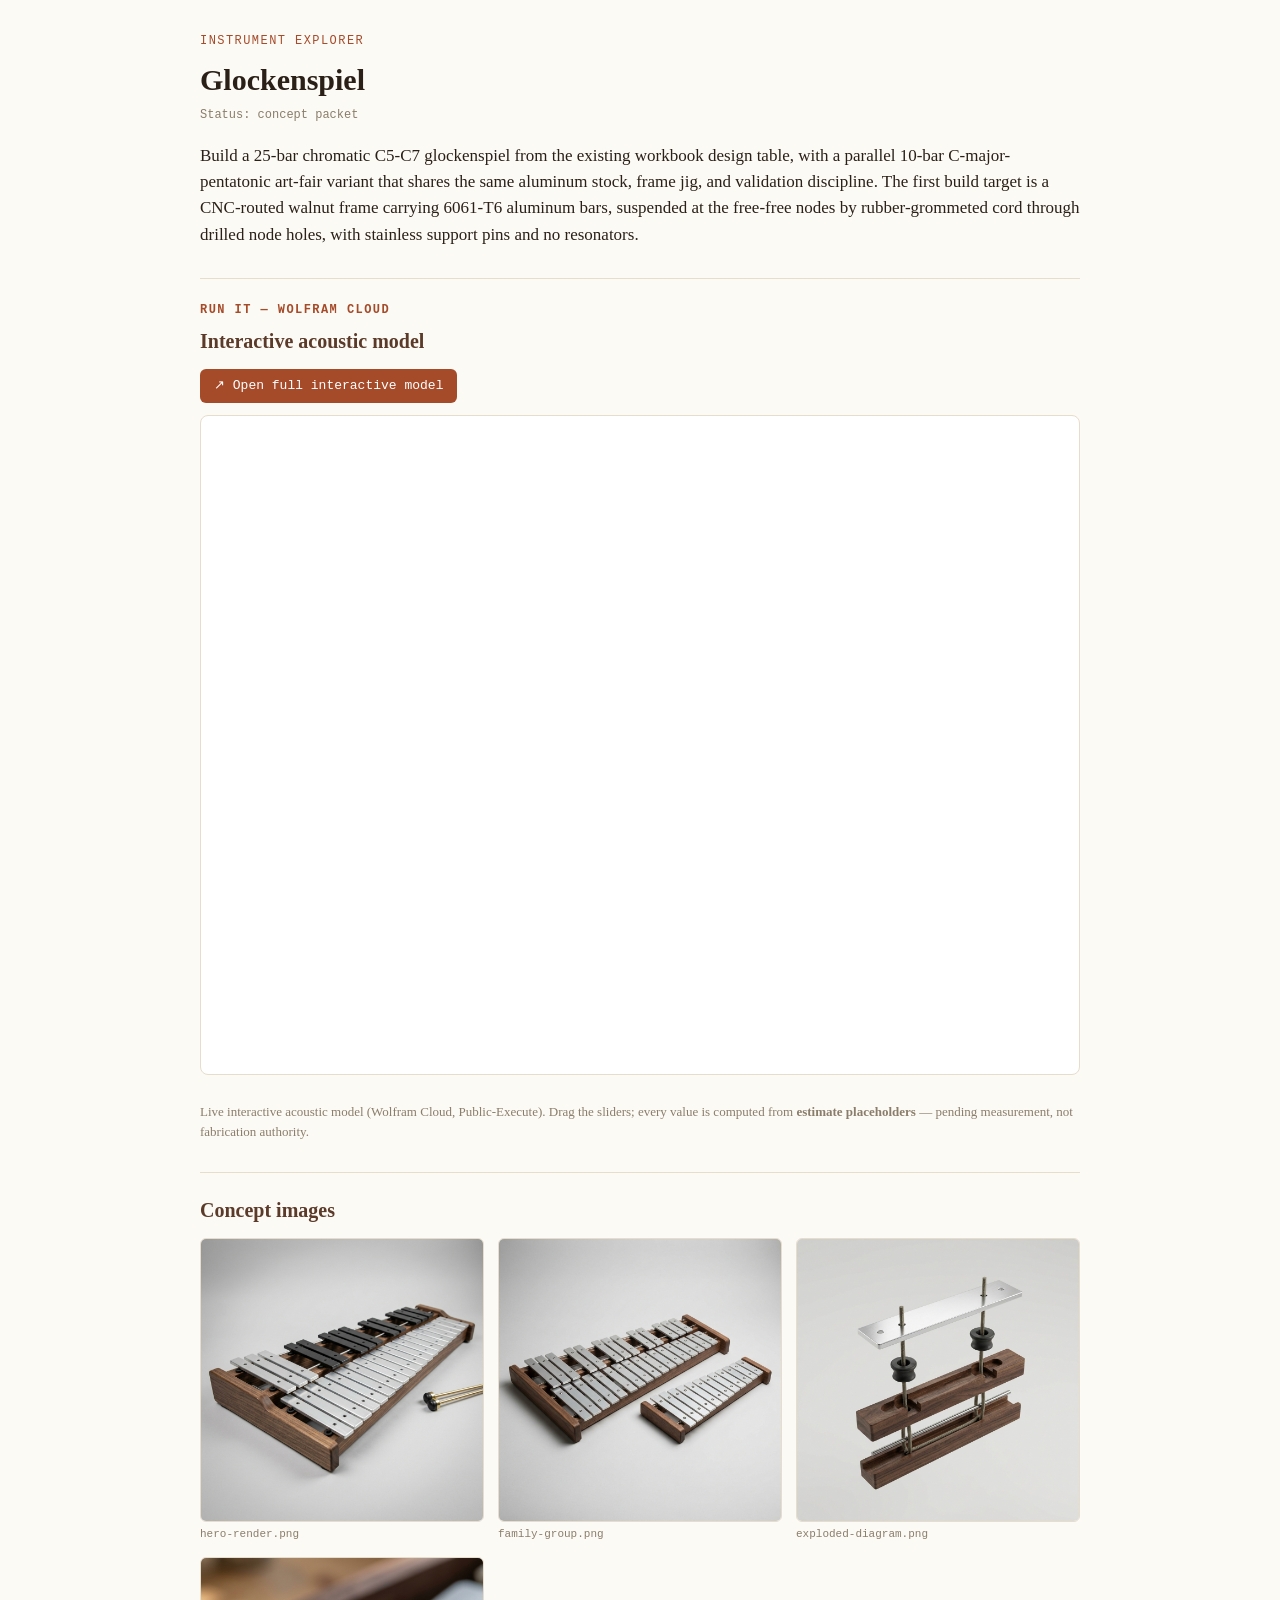
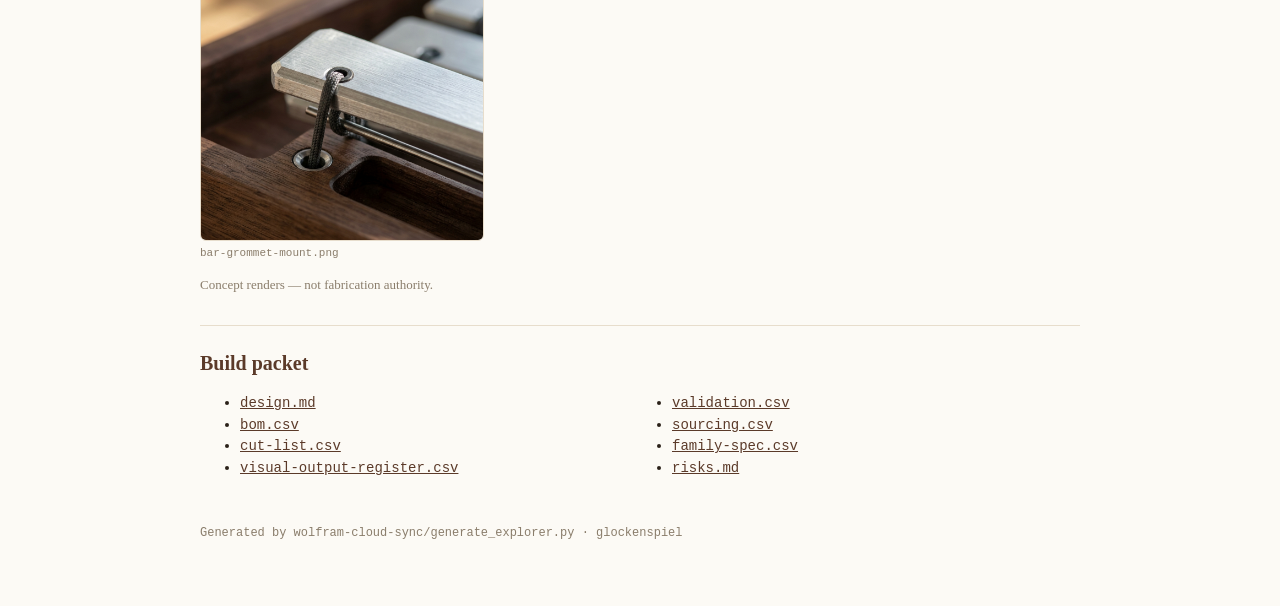
<file: explorer.html>
<!doctype html>
<html lang="en"><head><meta charset="utf-8">
<meta name="viewport" content="width=device-width, initial-scale=1">
<title>Glockenspiel — Explorer</title>
<style>
:root{--ink:#2a2018;--walnut:#5b3a29;--accent:#a64b2a;--rule:#e7ddcc;--paper:#fcfaf5;--muted:#8a7d6b;--mono:ui-monospace,Menlo,monospace;--serif:Georgia,'Times New Roman',serif}
*{box-sizing:border-box}body{margin:0;font-family:var(--serif);color:var(--ink);background:var(--paper);line-height:1.55}
.wrap{max-width:920px;margin:0 auto;padding:32px 20px 64px}
header h1{font-size:30px;margin:.2em 0 .1em}.eyebrow{font-family:var(--mono);font-size:12px;letter-spacing:.12em;text-transform:uppercase;color:var(--accent);display:block;margin-bottom:6px}
.status{font-family:var(--mono);font-size:12px;color:var(--muted);margin:0 0 18px}
section{margin:30px 0;padding-top:18px;border-top:1px solid var(--rule)}
section h2{font-size:20px;color:var(--walnut);margin:.2em 0 .6em}
p.intro{font-size:17px}
.wf-frame{width:100%;height:660px;border:1px solid var(--rule);border-radius:8px;background:#fff;margin:6px 0}
.wf-actions{margin:6px 0}
.btn{display:inline-block;padding:7px 14px;border-radius:6px;text-decoration:none;font-family:var(--mono);font-size:13px;background:#efe7d8;color:var(--walnut)}
.btn.primary{background:var(--accent);color:#fff}
ul.files{font-family:var(--mono);font-size:14px;columns:2;gap:24px}
ul.files a{color:var(--walnut)}
.img-grid{display:grid;grid-template-columns:repeat(auto-fill,minmax(220px,1fr));gap:14px;margin:8px 0}
.img-cell{margin:0}.img-cell img{width:100%;border:1px solid var(--rule);border-radius:6px;display:block;background:#fff}
.img-cell figcaption{font-family:var(--mono);font-size:11px;color:var(--muted);margin-top:4px}
.muted{color:var(--muted);font-size:13px}
footer{margin-top:44px;color:var(--muted);font-size:12px;font-family:var(--mono)}
</style></head>
<body><div class="wrap">
<header><span class="eyebrow">Instrument Explorer</span><h1>Glockenspiel</h1>
<p class="status">Status: concept packet</p></header>
<p class="intro">Build a 25-bar chromatic C5-C7 glockenspiel from the existing workbook design table, with a parallel 10-bar C-major-pentatonic art-fair variant that shares the same aluminum stock, frame jig, and validation discipline. The first build target is a CNC-routed walnut frame carrying 6061-T6 aluminum bars, suspended at the free-free nodes by rubber-grommeted cord through drilled node holes, with stainless support pins and no resonators.</p>
<section id="wolfram"><h2><span class="eyebrow">Run it — Wolfram Cloud</span>Interactive acoustic model</h2>
<div class="wf-actions"><a class="btn primary" href="https://www.wolframcloud.com/obj/wrfcoin/Musical_Instruments/idiophones/glockenspiel/glockenspiel-interactive" target="_blank" rel="noopener">&#8599; Open full interactive model</a></div><iframe class="wf-frame" src="https://www.wolframcloud.com/obj/wrfcoin/Musical_Instruments/idiophones/glockenspiel/glockenspiel-interactive" title="Interactive Wolfram model" loading="lazy"></iframe><p class="muted">Live interactive acoustic model (Wolfram Cloud, Public-Execute). Drag the sliders; every value is computed from <strong>estimate placeholders</strong> — pending measurement, not fabrication authority.</p>
</section>
<section id="images"><h2>Concept images</h2>
<div class="img-grid"><figure class="img-cell"><img src="images/hero-render.png" alt="glockenspiel — hero-render.png" loading="lazy"><figcaption>hero-render.png</figcaption></figure><figure class="img-cell"><img src="images/family-group.png" alt="glockenspiel — family-group.png" loading="lazy"><figcaption>family-group.png</figcaption></figure><figure class="img-cell"><img src="images/exploded-diagram.png" alt="glockenspiel — exploded-diagram.png" loading="lazy"><figcaption>exploded-diagram.png</figcaption></figure><figure class="img-cell"><img src="images/macro/bar-grommet-mount.png" alt="glockenspiel — bar-grommet-mount.png" loading="lazy"><figcaption>bar-grommet-mount.png</figcaption></figure></div><p class="muted">Concept renders — not fabrication authority.</p>
</section>
<section id="files"><h2>Build packet</h2>
<ul class="files"><li><a href="design.md" target="_blank">design.md</a></li><li><a href="bom.csv" target="_blank">bom.csv</a></li><li><a href="cut-list.csv" target="_blank">cut-list.csv</a></li><li><a href="visual-output-register.csv" target="_blank">visual-output-register.csv</a></li><li><a href="validation.csv" target="_blank">validation.csv</a></li><li><a href="sourcing.csv" target="_blank">sourcing.csv</a></li><li><a href="family-spec.csv" target="_blank">family-spec.csv</a></li><li><a href="risks.md" target="_blank">risks.md</a></li></ul></section>
<footer>Generated by wolfram-cloud-sync/generate_explorer.py · glockenspiel</footer>
</div></body></html>
</file>
